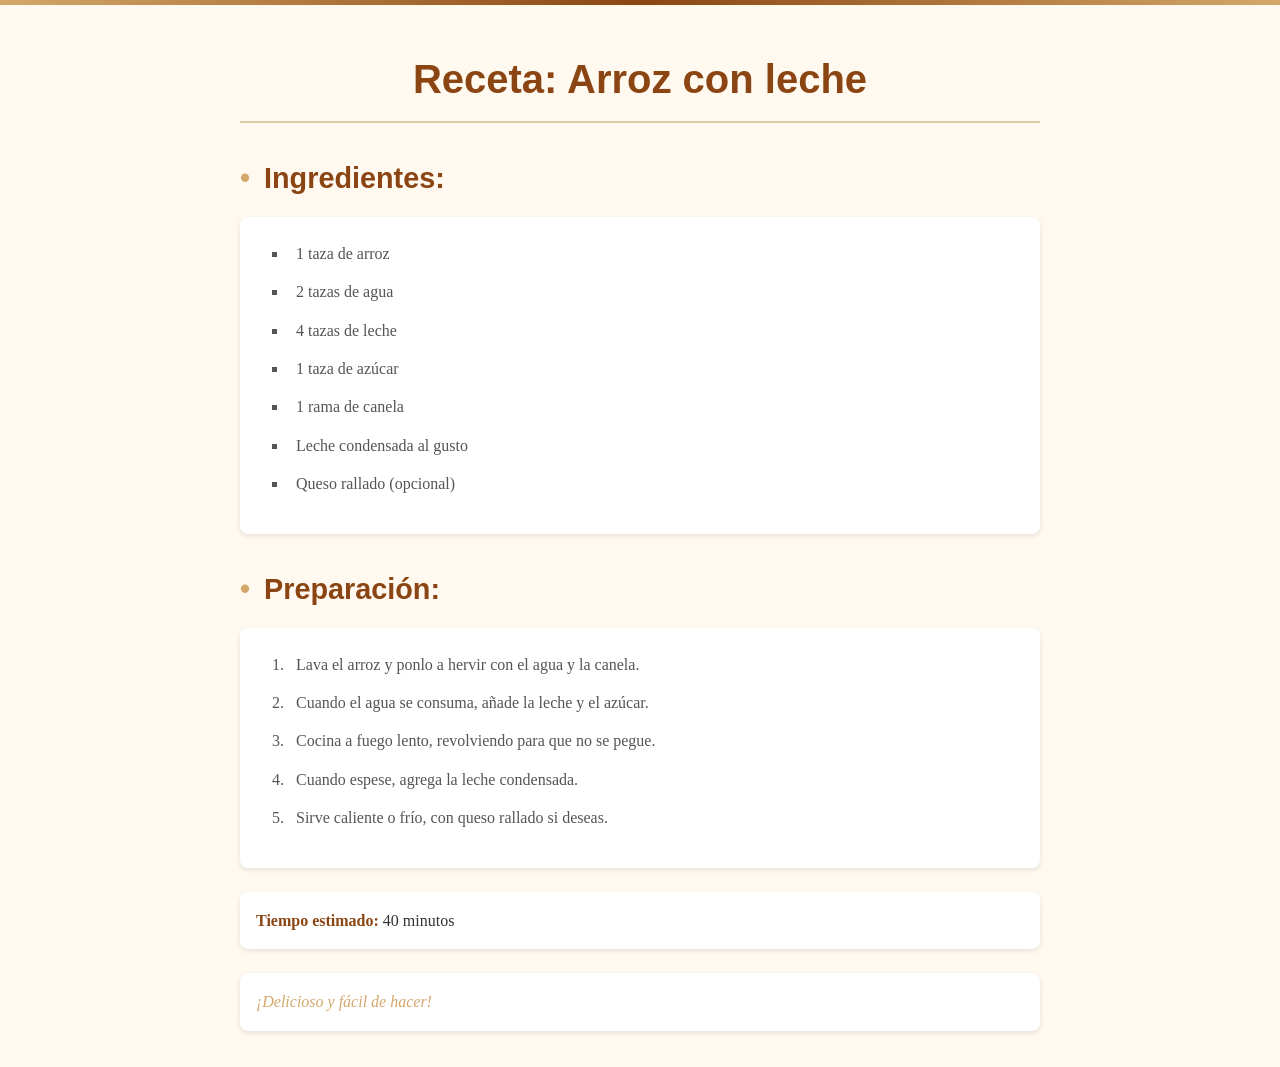
<file: index.html>
<!DOCTYPE html>
<html lang="es">
<head>
  <meta charset="UTF-8">
  <meta name="viewport" content="width=device-width, initial-scale=1.0">
  <title>Receta: Arroz con leche</title>
  <link rel="stylesheet" href="styles.css">
</head>
<body>
  <h1>Receta: Arroz con leche</h1>
  <h2>Ingredientes:</h2>
  <ul>
    <li>1 taza de arroz</li>
    <li>2 tazas de agua</li>
    <li>4 tazas de leche</li>
    <li>1 taza de azúcar</li>
    <li>1 rama de canela</li>
    <li>Leche condensada al gusto</li>
    <li>Queso rallado (opcional)</li>
  </ul>
  <h2>Preparación:</h2>
  <ol>
    <li>Lava el arroz y ponlo a hervir con el agua y la canela.</li>
    <li>Cuando el agua se consuma, añade la leche y el azúcar.</li>
    <li>Cocina a fuego lento, revolviendo para que no se pegue.</li>
    <li>Cuando espese, agrega la leche condensada.</li>
    <li>Sirve caliente o frío, con queso rallado si deseas.</li>
  </ol>
  <p><strong>Tiempo estimado:</strong> 40 minutos</p>
  <p><em>¡Delicioso y fácil de hacer!</em></p>
</body>
</html>
</file>
<file: styles.css>
/* Base styles and typography */
body {
    font-family: 'Georgia', serif;
    line-height: 1.6;
    color: #333;
    max-width: 800px;
    margin: 0 auto;
    padding: 20px;
    background-color: #fff9f0;
  }
  
  h1, h2 {
    font-family: 'Helvetica Neue', Arial, sans-serif;
    color: #8b4513; /* Brown color for headings */
  }
  
  h1 {
    text-align: center;
    font-size: 2.5rem;
    margin-bottom: 1.5rem;
    border-bottom: 2px solid #e0c9a6;
    padding-bottom: 10px;
  }
  
  h2 {
    font-size: 1.8rem;
    margin-top: 2rem;
    margin-bottom: 1rem;
    position: relative;
    padding-left: 1.5rem;
  }
  
  h2::before {
    content: "•";
    position: absolute;
    left: 0;
    color: #d4a76a;
  }
  
  /* Lists styling */
  ul, ol {
    background-color: #fff;
    border-radius: 8px;
    padding: 1.5rem 1.5rem 1.5rem 3rem;
    box-shadow: 0 2px 5px rgba(0, 0, 0, 0.1);
  }
  
  li {
    margin-bottom: 0.8rem;
    padding-left: 0.5rem;
  }
  
  ul li {
    list-style-type: square;
    color: #555;
  }
  
  ol li {
    color: #555;
  }
  
  /* Highlight important elements */
  strong {
    color: #8b4513;
    font-weight: bold;
  }
  
  em {
    font-style: italic;
    color: #d4a76a;
  }
  
  /* Recipe card effect */
  body::before {
    content: "";
    position: fixed;
    top: 0;
    left: 0;
    right: 0;
    height: 5px;
    background: linear-gradient(to right, #d4a76a, #8b4513, #d4a76a);
    z-index: 1000;
  }
  
  p {
    background-color: #fff;
    padding: 1rem;
    border-radius: 8px;
    box-shadow: 0 2px 5px rgba(0, 0, 0, 0.1);
    margin-top: 1.5rem;
  }
  
  /* Responsive design */
  @media (max-width: 600px) {
    body {
      padding: 15px;
    }
    
    h1 {
      font-size: 2rem;
    }
    
    h2 {
      font-size: 1.5rem;
    }
    
    ul, ol {
      padding: 1rem 1rem 1rem 2.5rem;
    }
  }
</file>
<file: EJERCICIO GITHUB/styles.css>
/* Base styles and typography */
body {
    font-family: 'Georgia', serif;
    line-height: 1.6;
    color: #333;
    max-width: 800px;
    margin: 0 auto;
    padding: 20px;
    background-color: #fff9f0;
  }
  
  h1, h2 {
    font-family: 'Helvetica Neue', Arial, sans-serif;
    color: #8b4513; /* Brown color for headings */
  }
  
  h1 {
    text-align: center;
    font-size: 2.5rem;
    margin-bottom: 1.5rem;
    border-bottom: 2px solid #e0c9a6;
    padding-bottom: 10px;
  }
  
  h2 {
    font-size: 1.8rem;
    margin-top: 2rem;
    margin-bottom: 1rem;
    position: relative;
    padding-left: 1.5rem;
  }
  
  h2::before {
    content: "•";
    position: absolute;
    left: 0;
    color: #d4a76a;
  }
  
  /* Lists styling */
  ul, ol {
    background-color: #fff;
    border-radius: 8px;
    padding: 1.5rem 1.5rem 1.5rem 3rem;
    box-shadow: 0 2px 5px rgba(0, 0, 0, 0.1);
  }
  
  li {
    margin-bottom: 0.8rem;
    padding-left: 0.5rem;
  }
  
  ul li {
    list-style-type: square;
    color: #555;
  }
  
  ol li {
    color: #555;
  }
  
  /* Highlight important elements */
  strong {
    color: #8b4513;
    font-weight: bold;
  }
  
  em {
    font-style: italic;
    color: #d4a76a;
  }
  
  /* Recipe card effect */
  body::before {
    content: "";
    position: fixed;
    top: 0;
    left: 0;
    right: 0;
    height: 5px;
    background: linear-gradient(to right, #d4a76a, #8b4513, #d4a76a);
    z-index: 1000;
  }
  
  p {
    background-color: #fff;
    padding: 1rem;
    border-radius: 8px;
    box-shadow: 0 2px 5px rgba(0, 0, 0, 0.1);
    margin-top: 1.5rem;
  }
  
  /* Responsive design */
  @media (max-width: 600px) {
    body {
      padding: 15px;
    }
    
    h1 {
      font-size: 2rem;
    }
    
    h2 {
      font-size: 1.5rem;
    }
    
    ul, ol {
      padding: 1rem 1rem 1rem 2.5rem;
    }
  }
</file>
